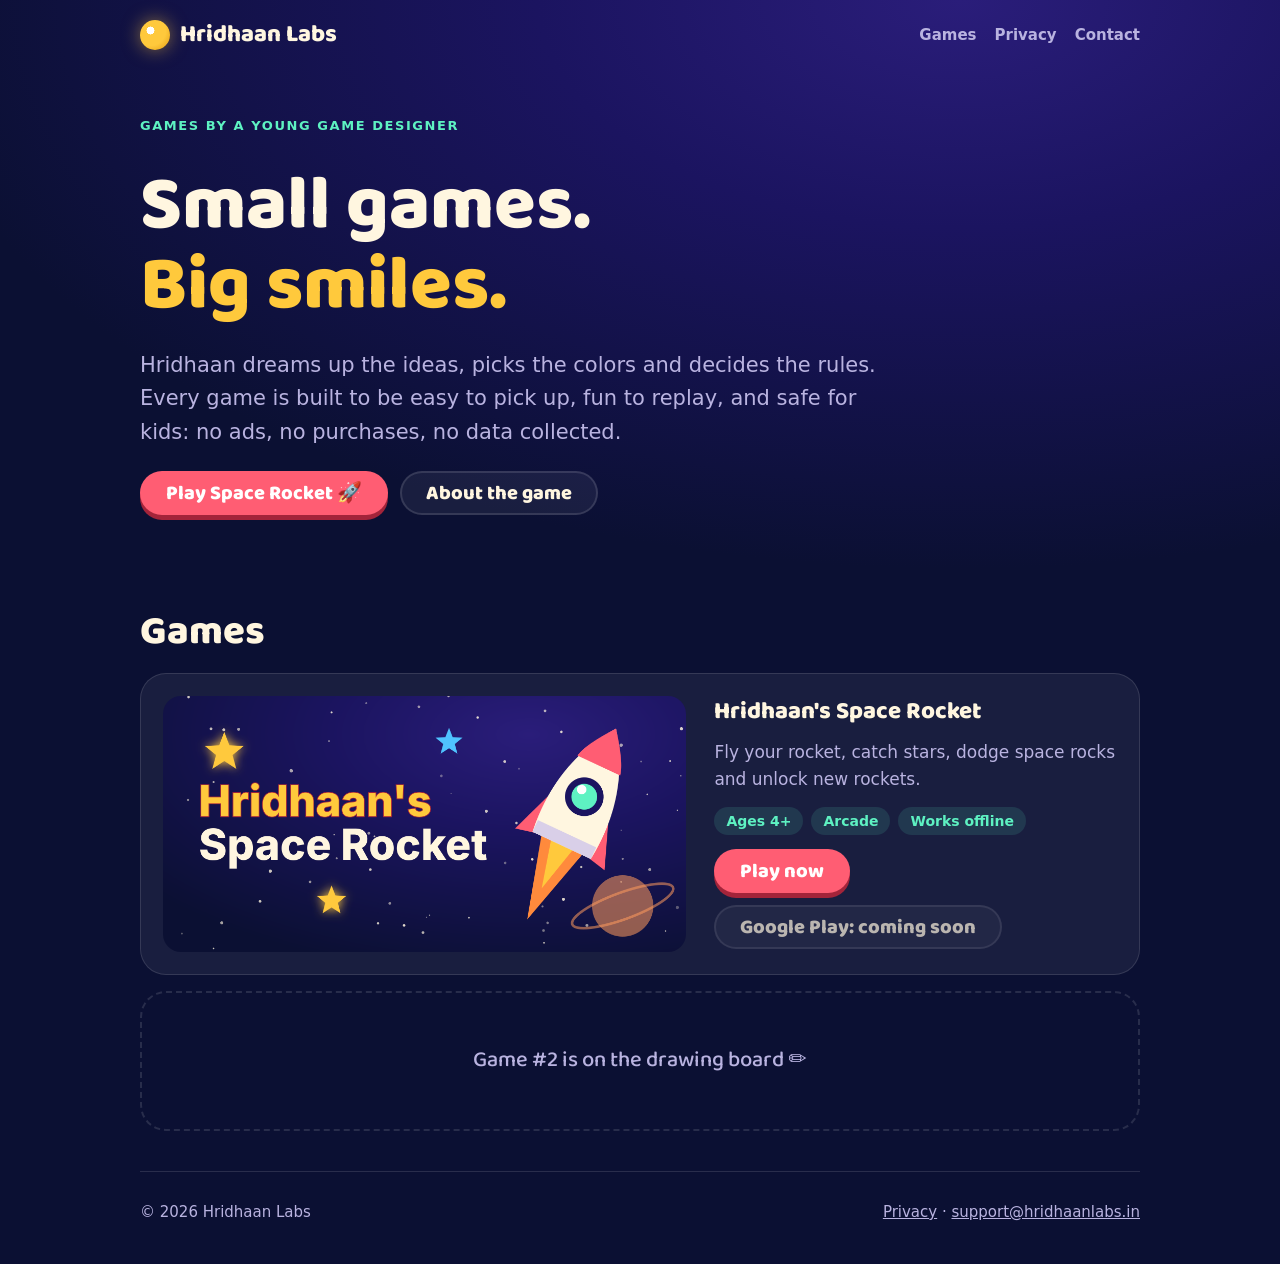
<file: index.html>
<!doctype html>
<html lang="en">
<head>
<meta charset="utf-8">
<meta name="viewport" content="width=device-width, initial-scale=1, viewport-fit=cover">
<title>Hridhaan Labs</title>
<meta name="description" content="Bright, simple games for kids, designed by a young game maker. No ads, no data collected.">
<meta name="theme-color" content="#0b1033">
<link rel="icon" href="assets/favicon.png">
<link rel="apple-touch-icon" href="assets/apple-touch-icon.png">
<meta property="og:title" content="Hridhaan Labs">
<meta property="og:description" content="Bright, simple games for kids. No ads, no data collected.">
<meta property="og:image" content="https://hridhaanlabs.in/assets/space-rocket-banner.png">
<link rel="stylesheet" href="assets/site.css">
</head>
<body>
<div class="wrap">
  <header class="top">
    <a class="brand" href="./"><span class="dot" aria-hidden="true"></span>Hridhaan Labs</a>
    <nav class="nav" aria-label="Main">
      <a href="#games">Games</a>
      <a href="privacy/">Privacy</a>
      <a href="mailto:support@hridhaanlabs.in">Contact</a>
    </nav>
  </header>

  <main>
    <section class="hero">
      <p class="eyebrow">Games by a young game designer</p>
      <h1>Small games.<br><span class="sun">Big smiles.</span></h1>
      <p class="lede">Hridhaan dreams up the ideas, picks the colors and decides the rules. Every game is built to be easy to pick up, fun to replay, and safe for kids: no ads, no purchases, no data collected.</p>
      <div class="row">
        <a class="btn primary" href="space-rocket/play/">Play Space Rocket 🚀</a>
        <a class="btn ghost" href="space-rocket/">About the game</a>
      </div>
    </section>

    <section id="games">
      <h2>Games</h2>
      <div style="display:grid;gap:16px;margin-top:20px">
        <article class="game">
          <a href="space-rocket/"><img class="banner" src="assets/space-rocket-banner.png" width="1024" height="500" alt="Hridhaan's Space Rocket: a rocket flying past stars and a ringed planet"></a>
          <div class="meta">
            <h3>Hridhaan's Space Rocket</h3>
            <p style="margin:0;color:var(--muted)">Fly your rocket, catch stars, dodge space rocks and unlock new rockets.</p>
            <ul class="tags"><li>Ages 4+</li><li>Arcade</li><li>Works offline</li></ul>
            <div class="row">
              <a class="btn primary" href="space-rocket/play/">Play now</a>
              <span class="btn ghost" aria-disabled="true">Google Play: coming soon</span>
            </div>
          </div>
        </article>
        <div class="soon">Game #2 is on the drawing board ✏️</div>
      </div>
    </section>
  </main>

  <footer class="footer">
    <span>© 2026 Hridhaan Labs</span>
    <span><a href="privacy/">Privacy</a> · <a href="mailto:support@hridhaanlabs.in">support@hridhaanlabs.in</a></span>
  </footer>
</div>
</body>
</html>
</file>
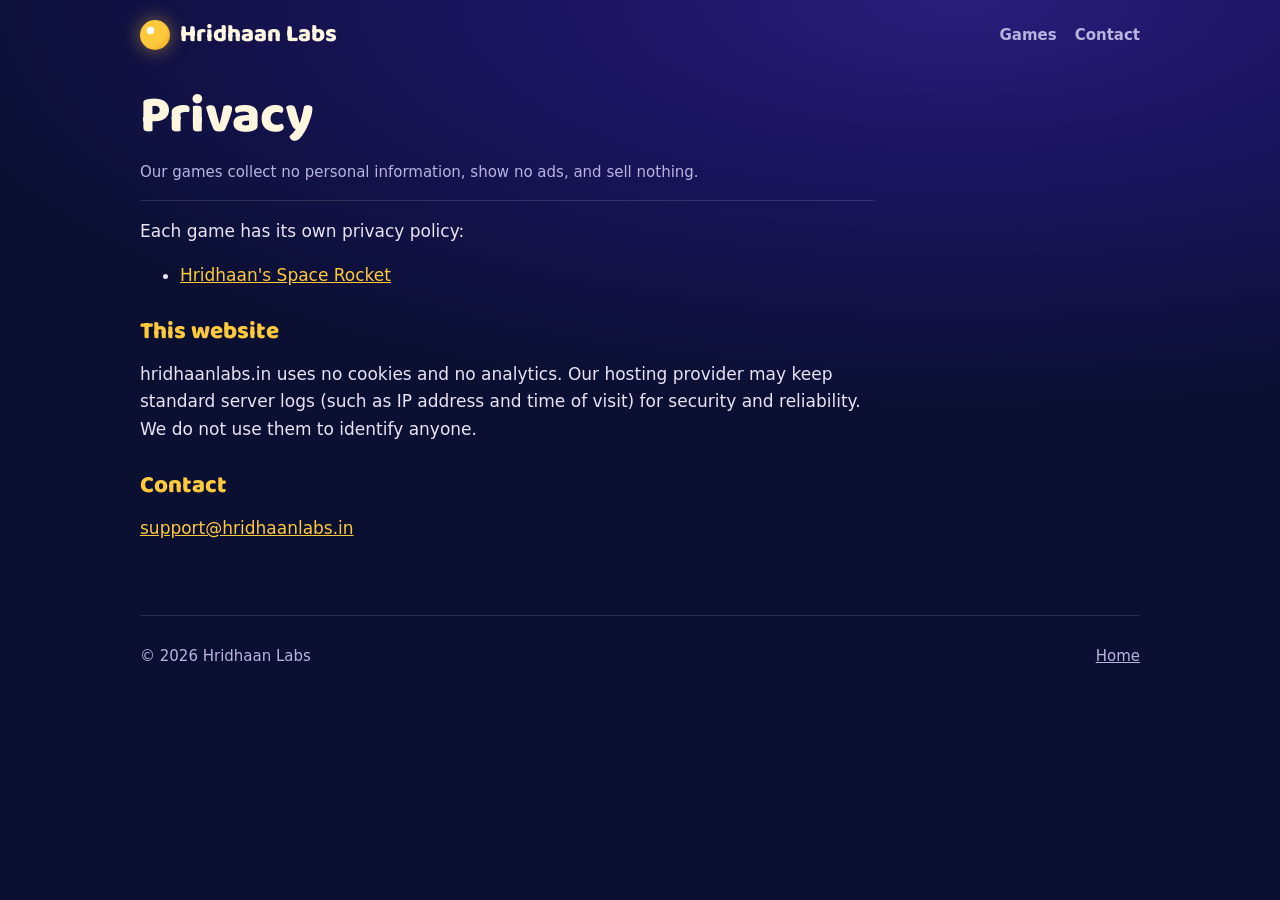
<file: privacy/index.html>
<!doctype html>
<html lang="en">
<head>
<meta charset="utf-8">
<meta name="viewport" content="width=device-width, initial-scale=1, viewport-fit=cover">
<title>Hridhaan Labs Privacy</title>
<meta name="theme-color" content="#0b1033">
<link rel="icon" href="../assets/favicon.png">
<link rel="stylesheet" href="../assets/site.css">
</head>
<body>
<div class="wrap">
  <header class="top">
    <a class="brand" href="../"><span class="dot" aria-hidden="true"></span>Hridhaan Labs</a>
    <nav class="nav" aria-label="Main"><a href="../#games">Games</a><a href="mailto:support@hridhaanlabs.in">Contact</a></nav>
  </header>
  <main class="doc">
    <h1>Privacy</h1>
    <p class="meta">Our games collect no personal information, show no ads, and sell nothing.</p>
    <p>Each game has its own privacy policy:</p>
    <ul><li><a href="../space-rocket/privacy/">Hridhaan's Space Rocket</a></li></ul>
    <h2>This website</h2>
    <p>hridhaanlabs.in uses no cookies and no analytics. Our hosting provider may keep standard server logs (such as IP address and time of visit) for security and reliability. We do not use them to identify anyone.</p>
    <h2>Contact</h2>
    <p><a href="mailto:support@hridhaanlabs.in">support@hridhaanlabs.in</a></p>
  </main>
  <footer class="footer"><span>© 2026 Hridhaan Labs</span><span><a href="../">Home</a></span></footer>
</div>
</body>
</html>
</file>
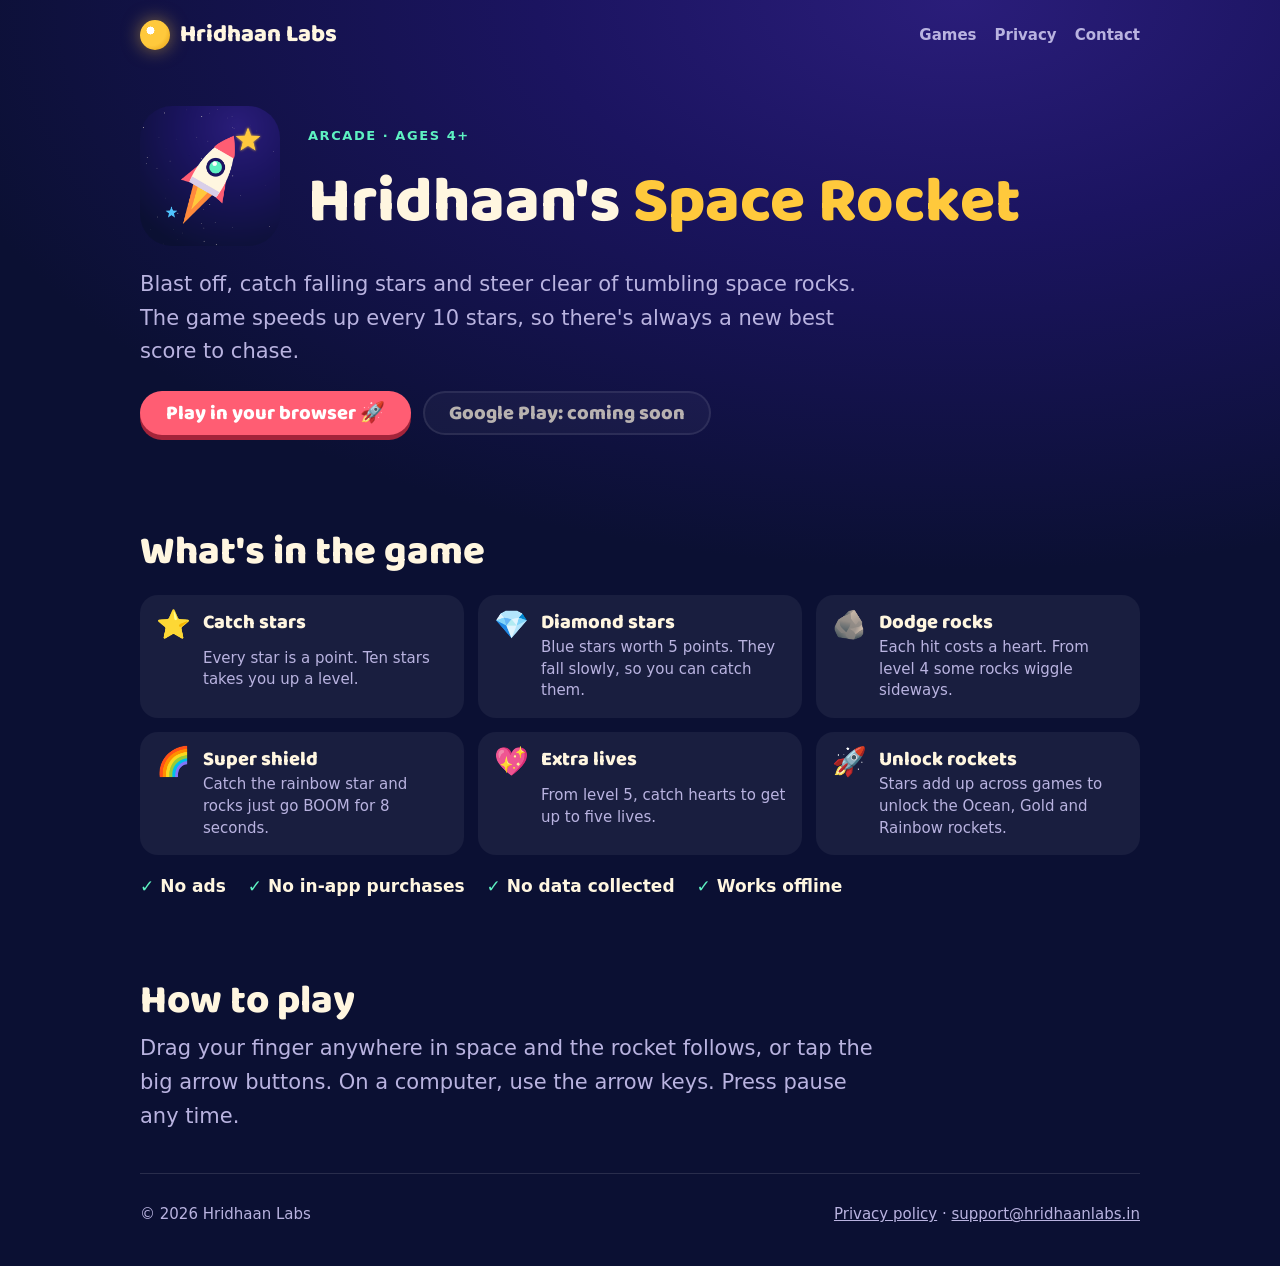
<file: space-rocket/index.html>
<!doctype html>
<html lang="en">
<head>
<meta charset="utf-8">
<meta name="viewport" content="width=device-width, initial-scale=1, viewport-fit=cover">
<title>Hridhaan's Space Rocket</title>
<meta name="description" content="A bright space game for kids: catch stars, dodge space rocks, grab rainbow shields and unlock new rockets. No ads, no data collected.">
<meta name="theme-color" content="#0b1033">
<link rel="icon" href="../assets/favicon.png">
<link rel="apple-touch-icon" href="../assets/apple-touch-icon.png">
<meta property="og:title" content="Hridhaan's Space Rocket">
<meta property="og:description" content="Catch stars, dodge space rocks, unlock new rockets. Free, no ads.">
<meta property="og:image" content="https://hridhaanlabs.in/assets/space-rocket-banner.png">
<link rel="stylesheet" href="../assets/site.css">
</head>
<body>
<div class="wrap">
  <header class="top">
    <a class="brand" href="../"><span class="dot" aria-hidden="true"></span>Hridhaan Labs</a>
    <nav class="nav" aria-label="Main">
      <a href="../#games">Games</a>
      <a href="privacy/">Privacy</a>
      <a href="mailto:support@hridhaanlabs.in">Contact</a>
    </nav>
  </header>

  <main>
    <section class="hero" style="grid-template-columns:auto 1fr;align-items:center;column-gap:28px">
      <img class="float" src="../assets/space-rocket-icon.png" width="140" height="140" alt="" style="border-radius:32px;width:clamp(92px,18vw,140px)">
      <div style="display:grid;gap:14px;min-width:0">
        <p class="eyebrow">Arcade · Ages 4+</p>
        <h1 style="font-size:clamp(36px,7vw,64px)">Hridhaan's <span class="sun">Space Rocket</span></h1>
      </div>
      <p class="lede" style="grid-column:1/-1">Blast off, catch falling stars and steer clear of tumbling space rocks. The game speeds up every 10 stars, so there's always a new best score to chase.</p>
      <div class="row" style="grid-column:1/-1">
        <a class="btn primary" href="play/">Play in your browser 🚀</a>
        <span class="btn ghost" aria-disabled="true">Google Play: coming soon</span>
      </div>
    </section>

    <section>
      <h2>What's in the game</h2>
      <div class="features">
        <div class="feature"><span class="ic">⭐</span><b>Catch stars</b><span>Every star is a point. Ten stars takes you up a level.</span></div>
        <div class="feature"><span class="ic">💎</span><b>Diamond stars</b><span>Blue stars worth 5 points. They fall slowly, so you can catch them.</span></div>
        <div class="feature"><span class="ic">🪨</span><b>Dodge rocks</b><span>Each hit costs a heart. From level 4 some rocks wiggle sideways.</span></div>
        <div class="feature"><span class="ic">🌈</span><b>Super shield</b><span>Catch the rainbow star and rocks just go BOOM for 8 seconds.</span></div>
        <div class="feature"><span class="ic">💖</span><b>Extra lives</b><span>From level 5, catch hearts to get up to five lives.</span></div>
        <div class="feature"><span class="ic">🚀</span><b>Unlock rockets</b><span>Stars add up across games to unlock the Ocean, Gold and Rainbow rockets.</span></div>
      </div>
      <ul class="promise">
        <li>No ads</li><li>No in-app purchases</li><li>No data collected</li><li>Works offline</li>
      </ul>
    </section>

    <section>
      <h2>How to play</h2>
      <p class="lede" style="margin-top:10px">Drag your finger anywhere in space and the rocket follows, or tap the big arrow buttons. On a computer, use the arrow keys. Press pause any time.</p>
    </section>
  </main>

  <footer class="footer">
    <span>© 2026 Hridhaan Labs</span>
    <span><a href="privacy/">Privacy policy</a> · <a href="mailto:support@hridhaanlabs.in">support@hridhaanlabs.in</a></span>
  </footer>
</div>
</body>
</html>
</file>
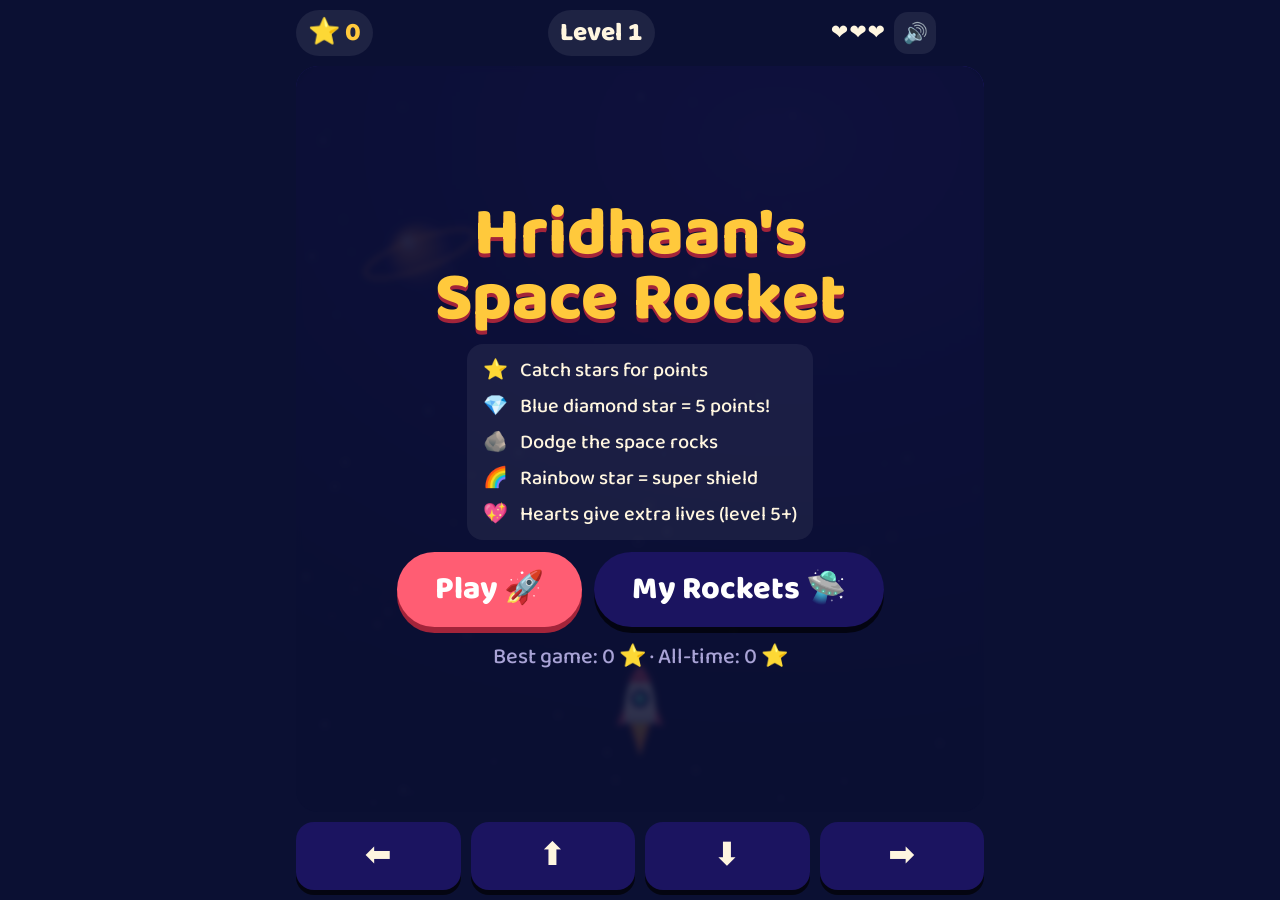
<file: space-rocket/play/index.html>
<!doctype html>
<html lang="en">
<head>
<meta charset="utf-8">
<meta name="viewport" content="width=device-width, initial-scale=1, maximum-scale=1, user-scalable=no, viewport-fit=cover">
<meta name="theme-color" content="#0b1033">
<link rel="icon" href="../../assets/favicon.png">
<link rel="apple-touch-icon" href="../../assets/apple-touch-icon.png">
<title>Hridhaan's Space Rocket</title>
<style>
@font-face{font-family:"Baloo 2";font-weight:500;font-style:normal;font-display:swap;src:url(fonts/baloo-2-latin-500-normal.woff2) format("woff2")}
@font-face{font-family:"Baloo 2";font-weight:800;font-style:normal;font-display:swap;src:url(fonts/baloo-2-latin-800-normal.woff2) format("woff2")}
*{box-sizing:border-box;-webkit-tap-highlight-color:transparent}
html,body{margin:0;overscroll-behavior:none}
[hidden]{display:none!important}
/* Layout: one full-screen night-sky canvas with a slim HUD on top and chunky thumb pads at the bottom */
:root{
  --sky:#0b1033; --sky2:#1b1460; --ink:#fff6e0; --sun:#ffc93c; --rocket:#ff5d73; --mint:#5ef2c2; --pink:#ff4f8b; --dim:#a9a3d6;
  --display:"Baloo 2", "Comic Sans MS", system-ui, sans-serif;
  color-scheme:dark;
}
html,body{height:100%}
body{background:var(--sky);color:var(--ink);font-family:var(--display);overflow:hidden;touch-action:none;user-select:none;-webkit-user-select:none}
.wrap{position:relative;height:100%;max-width:720px;margin:0 auto;display:flex;flex-direction:column;padding-left:max(16px,env(safe-area-inset-left,0px));padding-right:max(16px,env(safe-area-inset-right,0px));padding-top:max(10px,env(safe-area-inset-top,0px));padding-bottom:max(10px,env(safe-area-inset-bottom,0px));gap:10px;box-sizing:border-box}
.hud{display:grid;grid-template-columns:auto 1fr auto auto;align-items:center;gap:8px;font-weight:800;font-size:clamp(17px,4.4vw,26px);font-variant-numeric:tabular-nums}
.chip{background:#ffffff14;border-radius:999px;padding:2px 12px;white-space:nowrap}
.chip.stars{color:var(--sun)}
.chip.lvl{justify-self:center}
.chip.lvl.shield{color:var(--mint)}
.hearts{letter-spacing:1px;font-size:.8em;white-space:nowrap}
.btns{display:flex;gap:6px}
.icon{width:42px;height:42px;border:0;border-radius:14px;background:#ffffff14;color:var(--ink);font-size:20px;cursor:pointer;display:grid;place-items:center;padding:0}
.icon:active{transform:scale(.92)}
.stage{position:relative;flex:1;min-height:0;border-radius:22px;overflow:hidden;background:radial-gradient(120% 80% at 70% 10%,#2a1d7a 0%,var(--sky2) 35%,var(--sky) 100%)}
canvas{display:block;width:100%;height:100%}
.pads{display:grid;grid-template-columns:repeat(4,1fr);gap:10px}
.pad{height:68px;border:0;border-radius:18px;background:var(--sky2);color:var(--ink);font:800 32px var(--display);box-shadow:0 5px 0 #000a;cursor:pointer}
.pad:active{transform:translateY(4px);box-shadow:0 1px 0 #000a}
button:focus-visible{outline:4px solid var(--mint);outline-offset:3px}
.screen{position:absolute;inset:0;display:flex;flex-direction:column;align-items:center;justify-content:center;gap:12px;text-align:center;padding:20px;background:#0b1033d9;backdrop-filter:blur(3px)}
.screen h1{margin:0;font-size:clamp(36px,10vw,68px);line-height:.95;color:var(--sun);text-wrap:balance;text-shadow:0 4px 0 #a3243a}
.screen h2{margin:0;font-size:clamp(30px,8vw,50px);line-height:1;color:var(--sun)}
.screen p{margin:0;font-size:clamp(17px,4.4vw,22px);max-width:26ch}
.legend{display:grid;grid-template-columns:auto 1fr;gap:4px 12px;text-align:left;font-size:clamp(16px,4vw,20px);background:#ffffff10;border-radius:16px;padding:10px 16px}
.best{color:var(--dim);font-size:18px}
.record{color:var(--mint);font-weight:800;font-size:24px;animation:bob .6s ease-in-out infinite alternate}
@keyframes bob{to{transform:translateY(-6px) scale(1.05)}}
.row{display:flex;gap:12px;flex-wrap:wrap;justify-content:center}
.big{border:0;border-radius:999px;padding:12px 38px;background:var(--rocket);color:#fff;font:800 clamp(22px,6vw,32px) var(--display);box-shadow:0 6px 0 #a3243a;cursor:pointer}
.big:active{transform:translateY(4px);box-shadow:0 2px 0 #a3243a}
.big.alt{background:var(--sky2);box-shadow:0 6px 0 #000a}
.count{position:absolute;inset:0;display:grid;place-items:center;font-size:clamp(90px,30vw,180px);font-weight:800;color:var(--sun);text-shadow:0 6px 0 #a3243a;pointer-events:none}
.count span{animation:zoom .9s ease-out both}
@keyframes zoom{from{transform:scale(2.2);opacity:0}30%{opacity:1}to{transform:scale(.8);opacity:.2}}
.screen{overflow-y:auto;justify-content:safe center}
.hangar{display:grid;grid-template-columns:repeat(2,minmax(0,1fr));gap:10px;width:min(100%,380px)}
.ship{border:3px solid transparent;border-radius:18px;background:#ffffff12;color:var(--ink);font:800 18px var(--display);padding:6px;cursor:pointer;display:flex;flex-direction:column;align-items:center;gap:0}
.ship canvas{width:70px;height:90px}
.ship.on{border-color:var(--mint);background:#5ef2c222}
.ship.locked{opacity:.6;cursor:default}
.ship small{font-size:14px;font-weight:500;color:var(--dim)}
.unlock{color:var(--mint);font-weight:800;font-size:22px}
@media (prefers-reduced-motion:reduce){.record,.count span{animation:none}}
</style>
</head>
<body>
<div class="wrap">
  <div class="hud">
    <span class="chip stars" id="score">⭐ 0</span>
    <span class="chip lvl" id="lvl">Level 1</span>
    <span class="hearts" id="lives">❤️❤️❤️</span>
    <span class="btns">
      <button class="icon" id="soundBtn" aria-label="Sound on or off">🔊</button>
      <button class="icon" id="pauseBtn" aria-label="Pause">⏸️</button>
    </span>
  </div>
  <div class="stage" id="stage">
    <canvas id="c"></canvas>
    <div class="count" id="count" hidden></div>

    <div class="screen" id="menu">
      <h1>Hridhaan's Space Rocket</h1>
      <div class="legend">
        <span>⭐</span><span>Catch stars for points</span>
        <span>💎</span><span>Blue diamond star = 5 points!</span>
        <span>🪨</span><span>Dodge the space rocks</span>
        <span>🌈</span><span>Rainbow star = super shield</span>
        <span>💖</span><span>Hearts give extra lives (level 5+)</span>
      </div>
      <div class="row">
        <button class="big" id="playBtn">Play 🚀</button>
        <button class="big alt" id="hangarBtn">My Rockets 🛸</button>
      </div>
      <p class="best" id="menuBest">Best: 0 stars</p>
    </div>

    <div class="screen" id="hangar" hidden>
      <h2>My Rockets</h2>
      <p class="best" id="totalLine">You have collected 0 stars</p>
      <div class="hangar" id="hangarGrid"></div>
      <button class="big alt" id="backBtn">Back 🏠</button>
    </div>

    <div class="screen" id="paused" hidden>
      <h2>Paused</h2>
      <div class="row">
        <button class="big" id="resumeBtn">Keep flying ▶️</button>
        <button class="big alt" id="homeBtn1">Home 🏠</button>
      </div>
    </div>

    <div class="screen" id="over" hidden>
      <h2>Game Over</h2>
      <p id="final">You caught 0 stars</p>
      <p class="record" id="record" hidden>🏆 New record! 🏆</p>
      <p class="unlock" id="unlocked" hidden></p>
      <p class="best" id="overBest">Best: 0 stars</p>
      <div class="row">
        <button class="big" id="againBtn">Play again 🚀</button>
        <button class="big alt" id="homeBtn2">Home 🏠</button>
      </div>
    </div>
  </div>
  <div class="pads">
    <button class="pad" id="left" aria-label="Move left">⬅️</button>
    <button class="pad" id="up" aria-label="Move up">⬆️</button>
    <button class="pad" id="down" aria-label="Move down">⬇️</button>
    <button class="pad" id="right" aria-label="Move right">➡️</button>
  </div>
</div>

<script>
const $=id=>document.getElementById(id);
const cv=$('c'),ctx=cv.getContext('2d'),stage=$('stage');
let W=0,H=0;
function size(){const d=window.devicePixelRatio||1;W=stage.clientWidth;H=stage.clientHeight;cv.width=W*d;cv.height=H*d;ctx.setTransform(d,0,0,d,0,0)}
addEventListener('resize',size);size();

/* ---------- settings & storage ---------- */
const POWER_TIME=8,MAX_LIVES=5;
function load(k,def){try{const v=localStorage.getItem(k);return v===null?def:JSON.parse(v)}catch(e){return def}}
function save(k,v){try{localStorage.setItem(k,JSON.stringify(v))}catch(e){}}
let best=load('hsr-best',0),soundOn=load('hsr-sound',true);
const ROCKETS=[
  {name:'Classic',need:0,body:'#fff6e0',trim:'#ff5d73',win:'#5ef2c2'},
  {name:'Ocean',need:50,body:'#d8f1ff',trim:'#2f8cff',win:'#ffc93c'},
  {name:'Gold',need:100,body:'#ffe27a',trim:'#c98a00',win:'#ff5d73'},
  {name:'Rainbow',need:200,body:'#fff6e0',trim:'rainbow',win:'#ffffff'}];
let total=load('hsr-total',0),chosen=load('hsr-rocket',0);
if(!ROCKETS[chosen]||total<ROCKETS[chosen].need)chosen=0;

/* ---------- sound ---------- */
let audio;
function beep(f,d=.12,type='sine',vol=.15){if(!soundOn)return;try{audio=audio||new AudioContext();const o=audio.createOscillator(),g=audio.createGain();o.type=type;o.frequency.value=f;g.gain.setValueAtTime(vol,audio.currentTime);g.gain.exponentialRampToValueAtTime(.001,audio.currentTime+d);o.connect(g).connect(audio.destination);o.start();o.stop(audio.currentTime+d)}catch(e){}}
function tune(notes,gap=90,type='triangle'){notes.forEach((f,i)=>setTimeout(()=>beep(f,.15,type),i*gap))}
function setSound(){$('soundBtn').textContent=soundOn?'🔊':'🔇'}
$('soundBtn').onclick=()=>{soundOn=!soundOn;save('hsr-sound',soundOn);setSound();beep(660)};setSound();

/* ---------- game state ---------- */
let state='menu',ship=null,things=[],parts=[],pops=[],score=0,lives=3,level=1,hurt=0,power=0,spawn=0,shake=0,last=0;
const keys={};let touch=null;

const far=Array.from({length:70},()=>({x:Math.random(),y:Math.random(),s:Math.random()*1.2+.4}));
const near=Array.from({length:30},()=>({x:Math.random(),y:Math.random(),s:Math.random()*1.5+1.2}));
const planets=[{x:.18,y:.25,r:34,c:'#ff9a5c',ring:true},{x:.82,y:.7,r:22,c:'#7bd3ff',ring:false}];

function show(id){['menu','paused','over','hangar'].forEach(s=>$(s).hidden=s!==id)}
function bests(){$('menuBest').textContent='Best game: '+best+' ⭐ · All-time: '+total+' ⭐';$('overBest').textContent='Best: '+best+' stars'}
bests();

function hud(){
  $('score').textContent='⭐ '+score;
  $('lives').textContent='❤️'.repeat(lives)+'🤍'.repeat(Math.max(0,3-lives));
  const l=$('lvl');l.textContent=(power>0?'🛡️'+Math.ceil(power)+' ':'')+'Level '+level;l.classList.toggle('shield',power>0);
  $('pauseBtn').style.visibility=state==='play'?'visible':'hidden';
}

function newGame(){
  size();ship={x:W/2,y:H-80};things=[];parts=[];pops=[];score=0;lives=3;level=1;hurt=0;power=0;spawn=.8;shake=0;
  show(null);state='count';hud();countdown(3);
}
function countdown(n){
  const c=$('count');c.hidden=false;
  if(n===0){c.innerHTML='<span>GO!</span>';tune([784,1046],100);setTimeout(()=>{if(state!=='count')return;c.hidden=true;state='play';hud()},500);return}
  c.innerHTML='<span>'+n+'</span>';beep(523,.15,'triangle');
  setTimeout(()=>{if(state==='count')countdown(n-1)},700);
}
function pause(){if(state!=='play')return;state='pause';show('paused');hud()}
function resume(){if(state!=='pause')return;show(null);state='play';hud()}
function bank(){const before=total;total+=score;save('hsr-total',total);return ROCKETS.filter(r=>r.need>before&&r.need<=total)}
function home(){if(state==='pause')bank();state='menu';things=[];parts=[];pops=[];ship=null;$('count').hidden=true;show('menu');bests();hud()}
function gameOver(){
  state='over';tune([523,440,349,262],140,'sine');
  const rec=score>best&&score>0;if(rec){best=score;save('hsr-best',best)}
  $('final').textContent='You caught '+score+' star'+(score===1?'':'s')+' and reached level '+level+'!';
  const newly=bank();
  $('unlocked').hidden=!newly.length;
  if(newly.length)$('unlocked').textContent='🎁 New rocket unlocked: '+newly.map(r=>r.name).join(' & ')+'!';
  $('record').hidden=!rec;bests();hud();
  setTimeout(()=>{if(state!=='over')return;show('over');if(rec||newly.length)tune([523,659,784,1046,1318],110)},800);
}

$('playBtn').onclick=newGame;$('againBtn').onclick=newGame;
$('pauseBtn').onclick=pause;$('resumeBtn').onclick=resume;
$('homeBtn1').onclick=home;$('homeBtn2').onclick=home;$('backBtn').onclick=home;
$('hangarBtn').onclick=()=>{state='hangar';show('hangar');renderHangar()};
function renderHangar(){
  $('totalLine').textContent='You have collected '+total+' ⭐ in total';
  const g=$('hangarGrid');g.innerHTML='';
  ROCKETS.forEach((r,i)=>{
    const ok=total>=r.need,b=document.createElement('button');
    b.className='ship'+(i===chosen?' on':'')+(ok?'':' locked');b.id='ship'+i;
    const c=document.createElement('canvas');c.width=140;c.height=180;b.appendChild(c);r.cv=c;
    const n=document.createElement('span');n.textContent=(ok?'':'🔒 ')+r.name;b.appendChild(n);
    const s=document.createElement('small');s.textContent=ok?(i===chosen?'Flying now ✅':'Tap to pick'):r.need+' ⭐ needed ('+(r.need-total)+' more)';b.appendChild(s);
    b.onclick=()=>{if(!ok){beep(200,.1,'square');return}chosen=i;save('hsr-rocket',i);tune([660,880],80);renderHangar()};
    g.appendChild(b);
  });
}
document.addEventListener('visibilitychange',()=>{if(document.hidden)pause()});

/* ---------- controls ---------- */
addEventListener('keydown',e=>{
  if(e.key.startsWith('Arrow')||e.key===' ')e.preventDefault();
  keys[e.key]=true;
  if(e.key==='p'||e.key==='Escape'){state==='play'?pause():resume()}
  if((e.key===' '||e.key==='Enter')&&(state==='menu'||state==='over'))newGame();
});
addEventListener('keyup',e=>keys[e.key]=false);
function hold(btn,k){const on=e=>{e.preventDefault();keys[k]=true},off=()=>keys[k]=false;btn.addEventListener('pointerdown',on);['pointerup','pointerleave','pointercancel'].forEach(t=>btn.addEventListener(t,off))}
hold($('left'),'ArrowLeft');hold($('right'),'ArrowRight');hold($('up'),'ArrowUp');hold($('down'),'ArrowDown');
cv.addEventListener('pointerdown',e=>{touch={x:e.offsetX,y:e.offsetY}});
cv.addEventListener('pointermove',e=>{if(touch)touch={x:e.offsetX,y:e.offsetY}});
addEventListener('pointerup',()=>touch=null);addEventListener('pointercancel',()=>touch=null);

/* ---------- effects ---------- */
function burst(x,y,color,n=14,speed=160){for(let i=0;i<n;i++){const a=Math.random()*Math.PI*2,s=speed*(.3+Math.random());parts.push({x,y,vx:Math.cos(a)*s,vy:Math.sin(a)*s,life:.6+Math.random()*.4,max:1,color,size:2+Math.random()*3})}}
function pop(text,x,y,color){pops.push({text,x,y,color,life:1.3})}
function addScore(n){score+=n;const lv=Math.floor(score/10)+1;if(lv>level){level=lv;setTimeout(()=>tune([784,988,1175],90),150);pop('Level '+level+'!',W/2,H*.4,'#ffc93c')}}

/* ---------- drawing ---------- */
function starPath(r1,r2){ctx.beginPath();for(let i=0;i<10;i++){const a=i*Math.PI/5-Math.PI/2,r=i%2?r2:r1;ctx.lineTo(Math.cos(a)*r,Math.sin(a)*r)}ctx.closePath()}
function drawBg(dt){
  const sp=state==='play'?1:.25;
  far.forEach(s=>{s.y+=s.s*.02*dt*sp;if(s.y>1)s.y-=1;ctx.fillStyle='rgba(255,246,224,'+(s.s/2.5)+')';ctx.fillRect(s.x*W,s.y*H,s.s,s.s)});
  planets.forEach(p=>{p.y+=.006*dt*sp;if(p.y>1.2){p.y=-.2;p.x=.1+Math.random()*.8}
    const x=p.x*W,y=p.y*H;ctx.save();ctx.globalAlpha=.55;
    const g=ctx.createRadialGradient(x-p.r*.4,y-p.r*.4,2,x,y,p.r);g.addColorStop(0,'#fff');g.addColorStop(.25,p.c);g.addColorStop(1,'#1b1460');
    ctx.fillStyle=g;ctx.beginPath();ctx.arc(x,y,p.r,0,7);ctx.fill();
    if(p.ring){ctx.strokeStyle=p.c;ctx.lineWidth=3;ctx.beginPath();ctx.ellipse(x,y,p.r*1.7,p.r*.45,-.35,0,7);ctx.stroke()}
    ctx.restore()});
  near.forEach(s=>{s.y+=s.s*.12*dt*sp;if(s.y>1)s.y-=1;ctx.fillStyle='rgba(255,246,224,.8)';ctx.fillRect(s.x*W,s.y*H,1.4,s.s*4*sp+1.4)});
}
function drawRocket(x,y,t,skin,c){
  skin=skin||ROCKETS[chosen];c=c||ctx;
  const trim=skin.trim==='rainbow'?'hsl('+((t/5)%360)+',95%,60%)':skin.trim;
  c.save();c.translate(x,y);
  if(c===ctx&&hurt>0&&Math.floor(hurt*10)%2)c.globalAlpha=.35;
  const flame=26+Math.sin(t/40)*6+Math.random()*6;
  c.fillStyle='#ff8a3c';c.beginPath();c.moveTo(-11,22);c.lineTo(0,22+flame);c.lineTo(11,22);c.fill();
  c.fillStyle='#ffc93c';c.beginPath();c.moveTo(-6,22);c.lineTo(0,22+flame*.6);c.lineTo(6,22);c.fill();
  c.fillStyle=trim;c.beginPath();c.moveTo(-23,26);c.lineTo(-14,2);c.lineTo(-14,24);c.closePath();c.moveTo(23,26);c.lineTo(14,2);c.lineTo(14,24);c.closePath();c.fill();
  c.fillStyle=skin.body;c.beginPath();c.moveTo(0,-36);c.quadraticCurveTo(19,-10,15,24);c.lineTo(-15,24);c.quadraticCurveTo(-19,-10,0,-36);c.fill();
  c.fillStyle='#0002';c.fillRect(-15,18,30,6);
  c.fillStyle=trim;c.beginPath();c.moveTo(0,-36);c.quadraticCurveTo(10,-23,11,-17);c.lineTo(-11,-17);c.quadraticCurveTo(-10,-23,0,-36);c.fill();
  c.fillStyle=skin.win;c.beginPath();c.arc(0,-1,7.5,0,7);c.fill();c.strokeStyle='#1b1460';c.lineWidth=3;c.stroke();
  c.fillStyle='#fff';c.beginPath();c.arc(-2.5,-3.5,2.2,0,7);c.fill();
  c.restore();
  if(power>0&&(power>2||Math.floor(power*8)%2)){
    const hue=(t/6)%360;ctx.save();ctx.translate(x,y);
    ctx.fillStyle='hsla('+hue+',100%,70%,.16)';ctx.strokeStyle='hsl('+hue+',100%,70%)';ctx.lineWidth=4;ctx.shadowColor=ctx.strokeStyle;ctx.shadowBlur=18;
    ctx.beginPath();ctx.arc(0,0,48,0,7);ctx.fill();ctx.stroke();
    ctx.shadowBlur=0;ctx.strokeStyle='#fff6e0';ctx.lineWidth=5;ctx.lineCap='round';ctx.beginPath();ctx.arc(0,0,56,-Math.PI/2,-Math.PI/2+Math.PI*2*power/POWER_TIME);ctx.stroke();
    ctx.restore();
  }
}
function drawStar(o){ctx.save();ctx.translate(o.x,o.y);ctx.rotate(o.r);ctx.fillStyle='#ffc93c';ctx.shadowColor='#ffc93c';ctx.shadowBlur=14;starPath(18,8);ctx.fill();ctx.shadowBlur=0;ctx.fillStyle='#fff3';ctx.beginPath();ctx.arc(-4,-5,4,0,7);ctx.fill();ctx.restore()}
function drawSuper(o,t){const hue=(t/4)%360,s=1+Math.sin(t/120)*.12;ctx.save();ctx.translate(o.x,o.y);ctx.rotate(o.r);ctx.scale(s,s);ctx.fillStyle='hsl('+hue+',100%,65%)';ctx.shadowColor=ctx.fillStyle;ctx.shadowBlur=26;starPath(26,11);ctx.fill();ctx.shadowBlur=0;ctx.fillStyle='#fff';ctx.beginPath();ctx.arc(0,0,6,0,7);ctx.fill();ctx.restore()}
function drawHeart(o,t){const s=1+Math.sin(t/150)*.1;ctx.save();ctx.translate(o.x,o.y);ctx.scale(s,s);ctx.fillStyle='#ff4f8b';ctx.shadowColor='#ff4f8b';ctx.shadowBlur=18;ctx.beginPath();ctx.moveTo(0,16);ctx.bezierCurveTo(-30,-4,-14,-28,0,-12);ctx.bezierCurveTo(14,-28,30,-4,0,16);ctx.fill();ctx.shadowBlur=0;ctx.fillStyle='#fff6';ctx.beginPath();ctx.arc(-8,-8,4,0,7);ctx.fill();ctx.restore()}
function drawGem(o,t){const s=1+Math.sin(t/140)*.08;ctx.save();ctx.translate(o.x,o.y);ctx.rotate(o.r);ctx.scale(s,s);
  ctx.fillStyle='#4fc3ff';ctx.shadowColor='#4fc3ff';ctx.shadowBlur=22;starPath(24,10);ctx.fill();ctx.shadowBlur=0;
  ctx.fillStyle='#bfeaff';starPath(12,5);ctx.fill();
  ctx.fillStyle='#0b1033';ctx.font='800 14px "Baloo 2", sans-serif';ctx.textAlign='center';ctx.textBaseline='middle';ctx.rotate(-o.r);ctx.fillText('5',0,1);ctx.restore()}
function drawRock(o){ctx.save();ctx.translate(o.x,o.y);ctx.rotate(o.r);
  ctx.fillStyle='#8a7a9e';ctx.beginPath();o.shape.forEach((k,i)=>{const a=i/o.shape.length*Math.PI*2;ctx.lineTo(Math.cos(a)*o.size*k,Math.sin(a)*o.size*k)});ctx.closePath();ctx.fill();
  ctx.strokeStyle='#5a4d6e';ctx.lineWidth=2;ctx.stroke();
  ctx.fillStyle='#6a5c80';ctx.beginPath();ctx.arc(o.size*.3,-o.size*.2,o.size*.22,0,7);ctx.arc(-o.size*.3,o.size*.3,o.size*.15,0,7);ctx.fill();
  ctx.fillStyle='#b3a6c4';ctx.beginPath();ctx.arc(-o.size*.35,-o.size*.35,o.size*.12,0,7);ctx.fill();ctx.restore()}

/* ---------- update ---------- */
function spawnThing(){
  const x=Math.random()*(W-50)+25,roll=Math.random();
  if(roll<.06&&power<=0&&!things.some(o=>o.k==='super'))things.push({k:'super',x,y:-40,r:0,vr:1.5});
  else if(level>=5&&lives<MAX_LIVES&&roll<.12&&!things.some(o=>o.k==='heart'))things.push({k:'heart',x,y:-40,r:0,vr:0});
  else if(roll<.2&&!things.some(o=>o.k==='gem'))things.push({k:'gem',x,y:-40,r:0,vr:1,slow:.65});
  else if(Math.random()<.45+level*.03){const size=18+Math.random()*14+Math.min(level,8);things.push({k:'rock',x,y:-40,size,r:0,vr:(Math.random()-.5)*2,drift:(Math.random()-.5)*(level>3?40:0),shape:Array.from({length:9},()=>.75+Math.random()*.35)})}
  else things.push({k:'star',x,y:-40,r:0,vr:2});
}
function update(dt){
  const sp=360;
  if(keys.ArrowLeft||keys.a)ship.x-=sp*dt;
  if(keys.ArrowRight||keys.d)ship.x+=sp*dt;
  if(keys.ArrowUp||keys.w)ship.y-=sp*dt;
  if(keys.ArrowDown||keys.s)ship.y+=sp*dt;
  if(touch){const k=Math.min(1,dt*10);ship.x+=(touch.x-ship.x)*k;ship.y+=(touch.y-ship.y)*k}
  ship.x=Math.max(26,Math.min(W-26,ship.x));ship.y=Math.max(44,Math.min(H-50,ship.y));
  if(Math.random()<.6)parts.push({x:ship.x+(Math.random()-.5)*8,y:ship.y+40,vx:(Math.random()-.5)*20,vy:120+Math.random()*60,life:.35,max:.35,color:Math.random()<.5?'#ffc93c':'#ff8a3c',size:2+Math.random()*2});

  spawn-=dt;if(spawn<=0){spawnThing();spawn=Math.max(.32,1.05-level*.07)}
  const fall=115+level*20;
  for(const o of things){o.y+=fall*(o.slow||1)*dt;o.r+=o.vr*dt;if(o.drift){o.x+=o.drift*dt;if(o.x<20||o.x>W-20)o.drift*=-1}}

  for(const o of things){
    const d=Math.hypot(o.x-ship.x,o.y-ship.y),hit=o.k==='rock'?o.size+(power>0?42:12):44;
    if(d>=hit)continue;
    if(o.k==='rock'&&power<=0&&hurt>0)continue;
    o.dead=true;
    if(o.k==='star'){addScore(1);beep(880+score%5*80);burst(o.x,o.y,'#ffc93c',10,120)}
    else if(o.k==='gem'){addScore(5);tune([1046,1318,1568],70);burst(o.x,o.y,'#4fc3ff',22,180);pop('+5 💎',o.x,o.y-30,'#4fc3ff')}
    else if(o.k==='super'){power=POWER_TIME;tune([523,659,784,1046]);burst(o.x,o.y,'#5ef2c2',24,220);pop('SUPER SHIELD!',ship.x,ship.y-70,'#5ef2c2')}
    else if(o.k==='heart'){lives=Math.min(MAX_LIVES,lives+1);tune([660,990],110,'sine');burst(o.x,o.y,'#ff4f8b',18,160);pop('+1 ❤️',ship.x,ship.y-70,'#ff4f8b')}
    else if(power>0){beep(220,.18,'triangle');burst(o.x,o.y,'#b3a6c4',18,200);pop('BOOM!',o.x,o.y,'#fff6e0');shake=.15}
    else{lives--;hurt=1.6;shake=.35;beep(130,.35,'square',.12);burst(ship.x,ship.y,'#ff5d73',22,200);burst(o.x,o.y,'#8a7a9e',14,160);
      if(lives<=0){burst(ship.x,ship.y,'#ffc93c',40,260);hud();gameOver();return}}
    hud();
  }
  things=things.filter(o=>!o.dead&&o.y<H+50);
  if(hurt>0)hurt-=dt;
  if(power>0){const was=Math.ceil(power);power-=dt;if(power<=0){power=0;pop('Shield off',ship.x,ship.y-70,'#a9a3d6')}if(Math.ceil(power)!==was)hud()}
}

/* ---------- main loop ---------- */
function loop(t){
  const dt=Math.min((t-last)/1000,.05);last=t;
  if(state==='play')update(dt);
  if(state!=='pause'){
    for(const p of parts){p.x+=p.vx*dt;p.y+=p.vy*dt;p.vx*=.97;p.vy*=.97;p.life-=dt}
    parts=parts.filter(p=>p.life>0);
    for(const p of pops){p.life-=dt;p.y-=40*dt}
    pops=pops.filter(p=>p.life>0);
    if(shake>0)shake-=dt;
  }
  ctx.clearRect(0,0,W,H);
  drawBg(state==='pause'?0:dt);
  ctx.save();
  if(shake>0)ctx.translate((Math.random()-.5)*14*shake/.35,(Math.random()-.5)*14*shake/.35);
  for(const o of things)o.k==='star'?drawStar(o):o.k==='super'?drawSuper(o,t):o.k==='heart'?drawHeart(o,t):o.k==='gem'?drawGem(o,t):drawRock(o);
  for(const p of parts){ctx.globalAlpha=Math.max(0,p.life/p.max);ctx.fillStyle=p.color;ctx.beginPath();ctx.arc(p.x,p.y,p.size,0,7);ctx.fill()}
  ctx.globalAlpha=1;
  if(ship&&state!=='over')drawRocket(ship.x,ship.y,t);
  if(state==='hangar')ROCKETS.forEach(r=>{if(!r.cv)return;const c=r.cv.getContext('2d');c.setTransform(1,0,0,1,0,0);c.clearRect(0,0,140,180);c.setTransform(1.5,0,0,1.5,0,0);drawRocket(46,48+Math.sin(t/400+r.need)*3,t,r,c)});
  if(!ship&&state==='menu'){const y=H*.85+Math.sin(t/400)*8;drawRocket(W/2,y,t)}
  for(const p of pops){ctx.save();ctx.globalAlpha=Math.max(0,Math.min(1,p.life));ctx.fillStyle=p.color;ctx.font='800 30px "Baloo 2", sans-serif';ctx.textAlign='center';ctx.lineWidth=6;ctx.strokeStyle='#0b1033';ctx.strokeText(p.text,p.x,p.y);ctx.fillText(p.text,p.x,p.y);ctx.restore()}
  ctx.restore();
  requestAnimationFrame(loop);
}
hud();
requestAnimationFrame(t=>{last=t;loop(t)});
/* ---------- Android: hardware back button ---------- */
const CapApp=window.Capacitor&&window.Capacitor.Plugins&&window.Capacitor.Plugins.App;
if(CapApp){
  CapApp.addListener('backButton',()=>{
    if(state==='play')pause();
    else if(state==='menu')CapApp.exitApp();
    else home();
  });
}
</script>
</body>
</html>
</file>
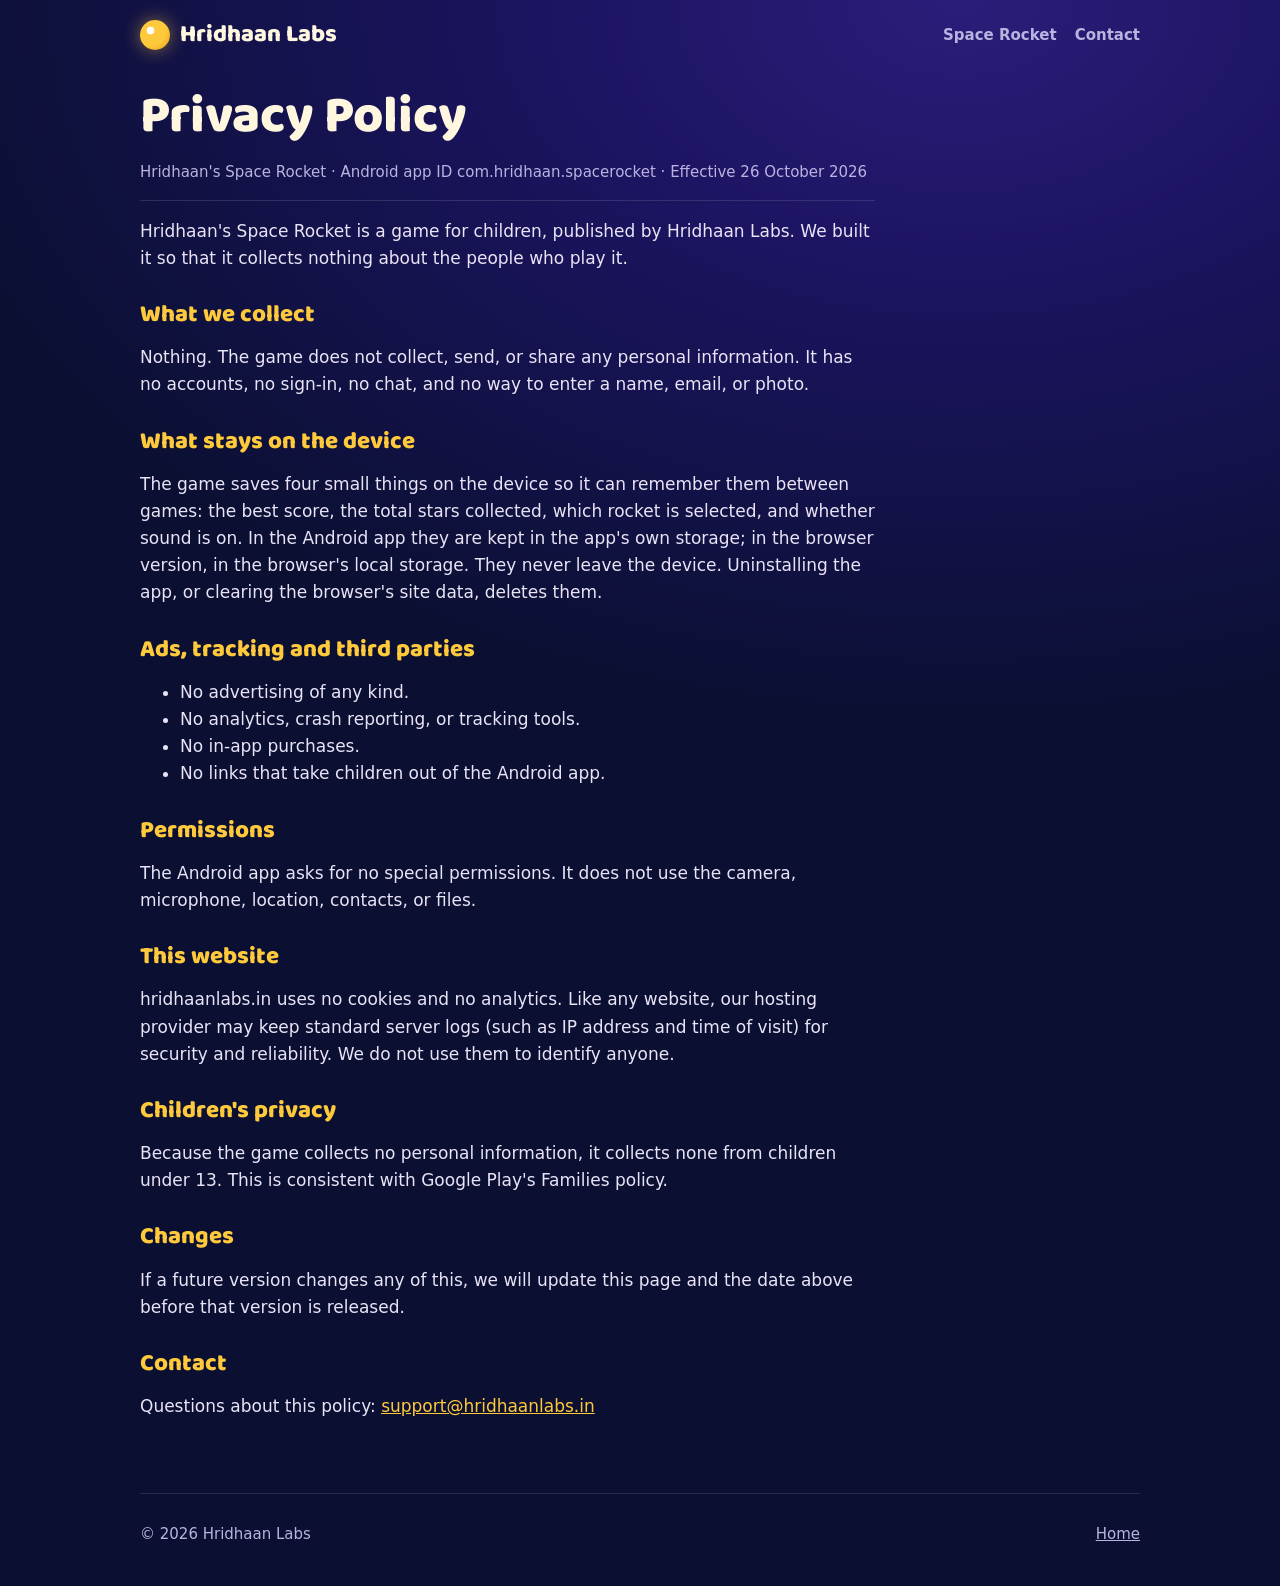
<file: space-rocket/privacy/index.html>
<!doctype html>
<html lang="en">
<head>
<meta charset="utf-8">
<meta name="viewport" content="width=device-width, initial-scale=1, viewport-fit=cover">
<title>Space Rocket Privacy Policy</title>
<meta name="description" content="Privacy policy for Hridhaan's Space Rocket. No data collected, no ads.">
<meta name="theme-color" content="#0b1033">
<link rel="icon" href="../../assets/favicon.png">
<link rel="stylesheet" href="../../assets/site.css">
</head>
<body>
<div class="wrap">
  <header class="top">
    <a class="brand" href="../../"><span class="dot" aria-hidden="true"></span>Hridhaan Labs</a>
    <nav class="nav" aria-label="Main">
      <a href="../">Space Rocket</a>
      <a href="mailto:support@hridhaanlabs.in">Contact</a>
    </nav>
  </header>

  <main class="doc">
    <h1>Privacy Policy</h1>
    <p class="meta">Hridhaan's Space Rocket · Android app ID com.hridhaan.spacerocket · Effective 26 October 2026</p>

    <p>Hridhaan's Space Rocket is a game for children, published by Hridhaan Labs. We built it so that it collects nothing about the people who play it.</p>

    <h2>What we collect</h2>
    <p>Nothing. The game does not collect, send, or share any personal information. It has no accounts, no sign-in, no chat, and no way to enter a name, email, or photo.</p>

    <h2>What stays on the device</h2>
    <p>The game saves four small things on the device so it can remember them between games: the best score, the total stars collected, which rocket is selected, and whether sound is on. In the Android app they are kept in the app's own storage; in the browser version, in the browser's local storage. They never leave the device. Uninstalling the app, or clearing the browser's site data, deletes them.</p>

    <h2>Ads, tracking and third parties</h2>
    <ul>
      <li>No advertising of any kind.</li>
      <li>No analytics, crash reporting, or tracking tools.</li>
      <li>No in-app purchases.</li>
      <li>No links that take children out of the Android app.</li>
    </ul>

    <h2>Permissions</h2>
    <p>The Android app asks for no special permissions. It does not use the camera, microphone, location, contacts, or files.</p>

    <h2>This website</h2>
    <p>hridhaanlabs.in uses no cookies and no analytics. Like any website, our hosting provider may keep standard server logs (such as IP address and time of visit) for security and reliability. We do not use them to identify anyone.</p>

    <h2>Children's privacy</h2>
    <p>Because the game collects no personal information, it collects none from children under 13. This is consistent with Google Play's Families policy.</p>

    <h2>Changes</h2>
    <p>If a future version changes any of this, we will update this page and the date above before that version is released.</p>

    <h2>Contact</h2>
    <p>Questions about this policy: <a href="mailto:support@hridhaanlabs.in">support@hridhaanlabs.in</a></p>
  </main>

  <footer class="footer">
    <span>© 2026 Hridhaan Labs</span>
    <span><a href="../../">Home</a></span>
  </footer>
</div>
</body>
</html>
</file>
<file: assets/site.css>
/* Hridhaan Labs — night-sky studio site. One dark look on purpose, matching the games. */
@font-face{font-family:"Baloo 2";font-weight:500;font-display:swap;src:url(fonts/baloo-2-latin-500-normal.woff2) format("woff2")}
@font-face{font-family:"Baloo 2";font-weight:800;font-display:swap;src:url(fonts/baloo-2-latin-800-normal.woff2) format("woff2")}

:root{
  --sky:#0b1033; --sky2:#1b1460; --panel:#ffffff0f; --line:#ffffff1f;
  --ink:#fff6e0; --muted:#b9b3e0; --sun:#ffc93c; --rocket:#ff5d73; --mint:#5ef2c2; --ice:#4fc3ff;
  --display:"Baloo 2","Comic Sans MS",system-ui,sans-serif;
  --body:system-ui,-apple-system,"Segoe UI",Roboto,sans-serif;
  color-scheme:dark;
}
*{box-sizing:border-box}
html{-webkit-text-size-adjust:100%}
body{margin:0;min-height:100vh;background:var(--sky) radial-gradient(110% 60% at 75% 0%,#2a1d7a 0%,var(--sky2) 30%,var(--sky) 75%) no-repeat;color:var(--ink);font:17px/1.6 var(--body)}
a{color:var(--sun)}
a:focus-visible,.btn:focus-visible{outline:3px solid var(--mint);outline-offset:3px;border-radius:6px}
img{max-width:100%;height:auto;display:block}

.wrap{max-width:1040px;margin:0 auto;padding-left:max(20px,env(safe-area-inset-left,0px));padding-right:max(20px,env(safe-area-inset-right,0px))}

/* header */
.top{display:flex;align-items:center;justify-content:space-between;gap:16px;padding-block:20px}
.brand{display:flex;align-items:center;gap:10px;text-decoration:none;color:var(--ink);font:800 24px/1 var(--display)}
.brand .dot{width:30px;height:30px;border-radius:50%;background:radial-gradient(circle at 35% 35%,#fff 0 14%,var(--sun) 15% 55%,#e09a10 100%);box-shadow:0 0 18px #ffc93c80}
.nav{display:flex;gap:18px;flex-wrap:wrap}
.nav a{color:var(--muted);text-decoration:none;font-weight:600;font-size:15px}
.nav a:hover{color:var(--ink)}

/* type */
h1,h2,h3{font-family:var(--display);font-weight:800;line-height:1.05;margin:0;text-wrap:balance}
h1{font-size:clamp(40px,8vw,76px)}
h2{font-size:clamp(28px,5vw,40px)}
h3{font-size:24px}
.eyebrow{font:600 13px/1 var(--body);letter-spacing:.12em;text-transform:uppercase;color:var(--mint)}
.lede{font-size:clamp(18px,2.4vw,21px);color:var(--muted);max-width:56ch;margin:0}
.sun{color:var(--sun)}

/* buttons */
.btn{display:inline-flex;align-items:center;gap:8px;border-radius:999px;padding:12px 26px;font:800 20px/1 var(--display);text-decoration:none;border:0;cursor:pointer}
.btn.primary{background:var(--rocket);color:#fff;box-shadow:0 5px 0 #a3243a}
.btn.primary:active{transform:translateY(3px);box-shadow:0 2px 0 #a3243a}
.btn.ghost{background:var(--panel);color:var(--ink);box-shadow:inset 0 0 0 2px var(--line)}
.btn[aria-disabled="true"]{opacity:.7;cursor:default}
.row{display:flex;flex-wrap:wrap;gap:12px;align-items:center}

/* sections */
section{padding-block:40px}
.hero{padding-block:36px 56px;display:grid;gap:22px}
.footer{border-top:1px solid var(--line);padding-block:28px 40px;color:var(--muted);font-size:15px;display:flex;flex-wrap:wrap;gap:8px 24px;justify-content:space-between}
.footer a{color:var(--muted)}

/* game card */
.game{display:grid;grid-template-columns:minmax(0,1.3fr) minmax(0,1fr);gap:28px;align-items:center;background:var(--panel);border:1px solid var(--line);border-radius:26px;padding:22px}
.game img.banner{border-radius:18px}
.game .meta{display:grid;gap:14px;min-width:0}
.tags{display:flex;flex-wrap:wrap;gap:8px;padding:0;margin:0;list-style:none}
.tags li{font:600 14px/1 var(--body);padding:7px 12px;border-radius:999px;background:#5ef2c21f;color:var(--mint)}
.soon{border:2px dashed var(--line);border-radius:26px;padding:22px;display:grid;place-items:center;text-align:center;color:var(--muted);min-height:140px;font-family:var(--display);font-size:22px}

/* features */
.features{display:grid;grid-template-columns:repeat(3,minmax(0,1fr));gap:14px;margin-top:22px}
.feature{display:grid;grid-template-columns:auto 1fr;gap:4px 12px;align-items:start;padding:16px;border-radius:18px;background:var(--panel)}
.feature .ic{font-size:28px;line-height:1;grid-row:span 2}
.feature b{font-family:var(--display);font-size:20px;line-height:1.1}
.feature span{color:var(--muted);font-size:15px;line-height:1.45}

.promise{display:flex;flex-wrap:wrap;gap:10px 22px;padding:0;margin:18px 0 0;list-style:none;font-weight:600}
.promise li::before{content:"✓ ";color:var(--mint)}

/* prose pages */
.doc{max-width:68ch;padding-block:20px 56px}
.doc h1{font-size:clamp(34px,6vw,52px);margin-bottom:6px}
.doc h2{font-size:24px;margin:30px 0 6px;color:var(--sun)}
.doc p,.doc li{color:#e9e3f6}
.doc .meta{color:var(--muted);font-size:15px;padding-bottom:16px;border-bottom:1px solid var(--line)}

@media (max-width:760px){
  .game{grid-template-columns:minmax(0,1fr);padding:16px}
  .features{grid-template-columns:minmax(0,1fr)}
  .nav{gap:14px}
}
@media (prefers-reduced-motion:no-preference){
  .float{animation:float 4s ease-in-out infinite}
  @keyframes float{50%{transform:translateY(-8px)}}
}
</file>
